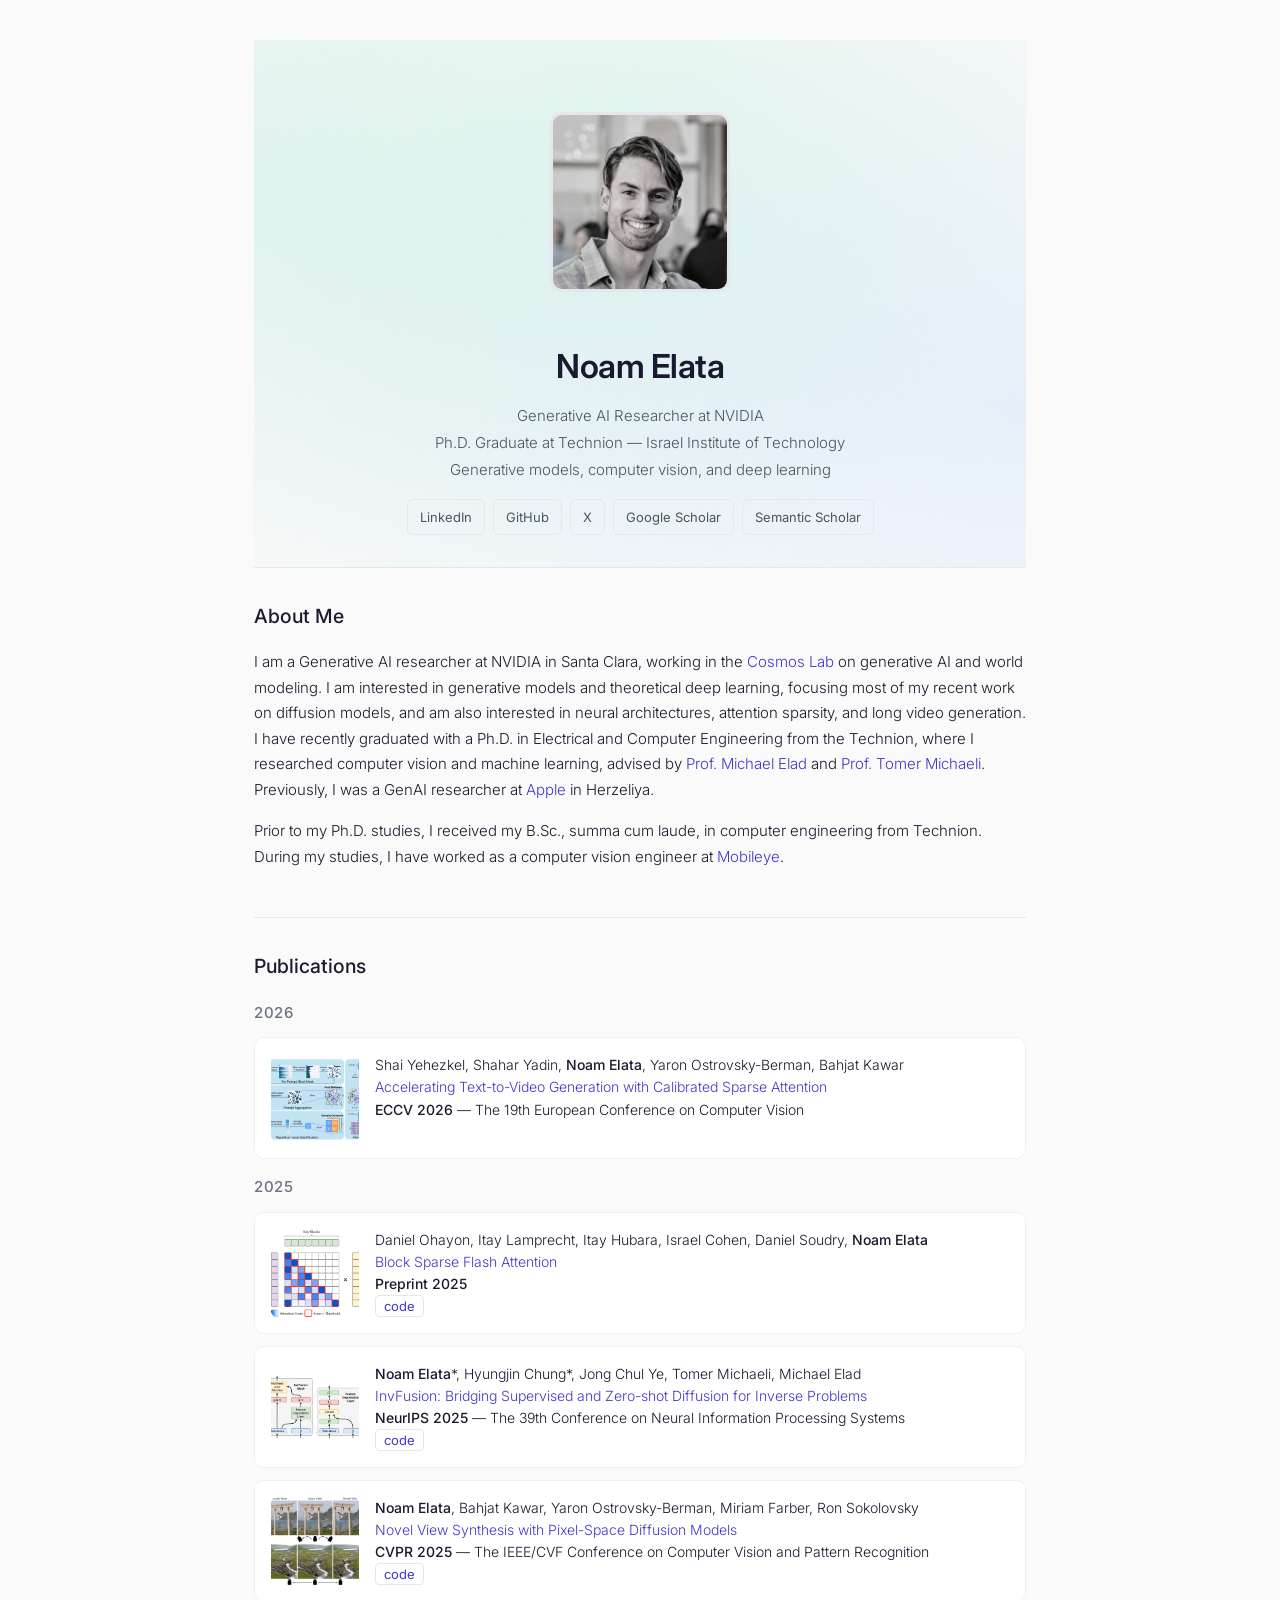
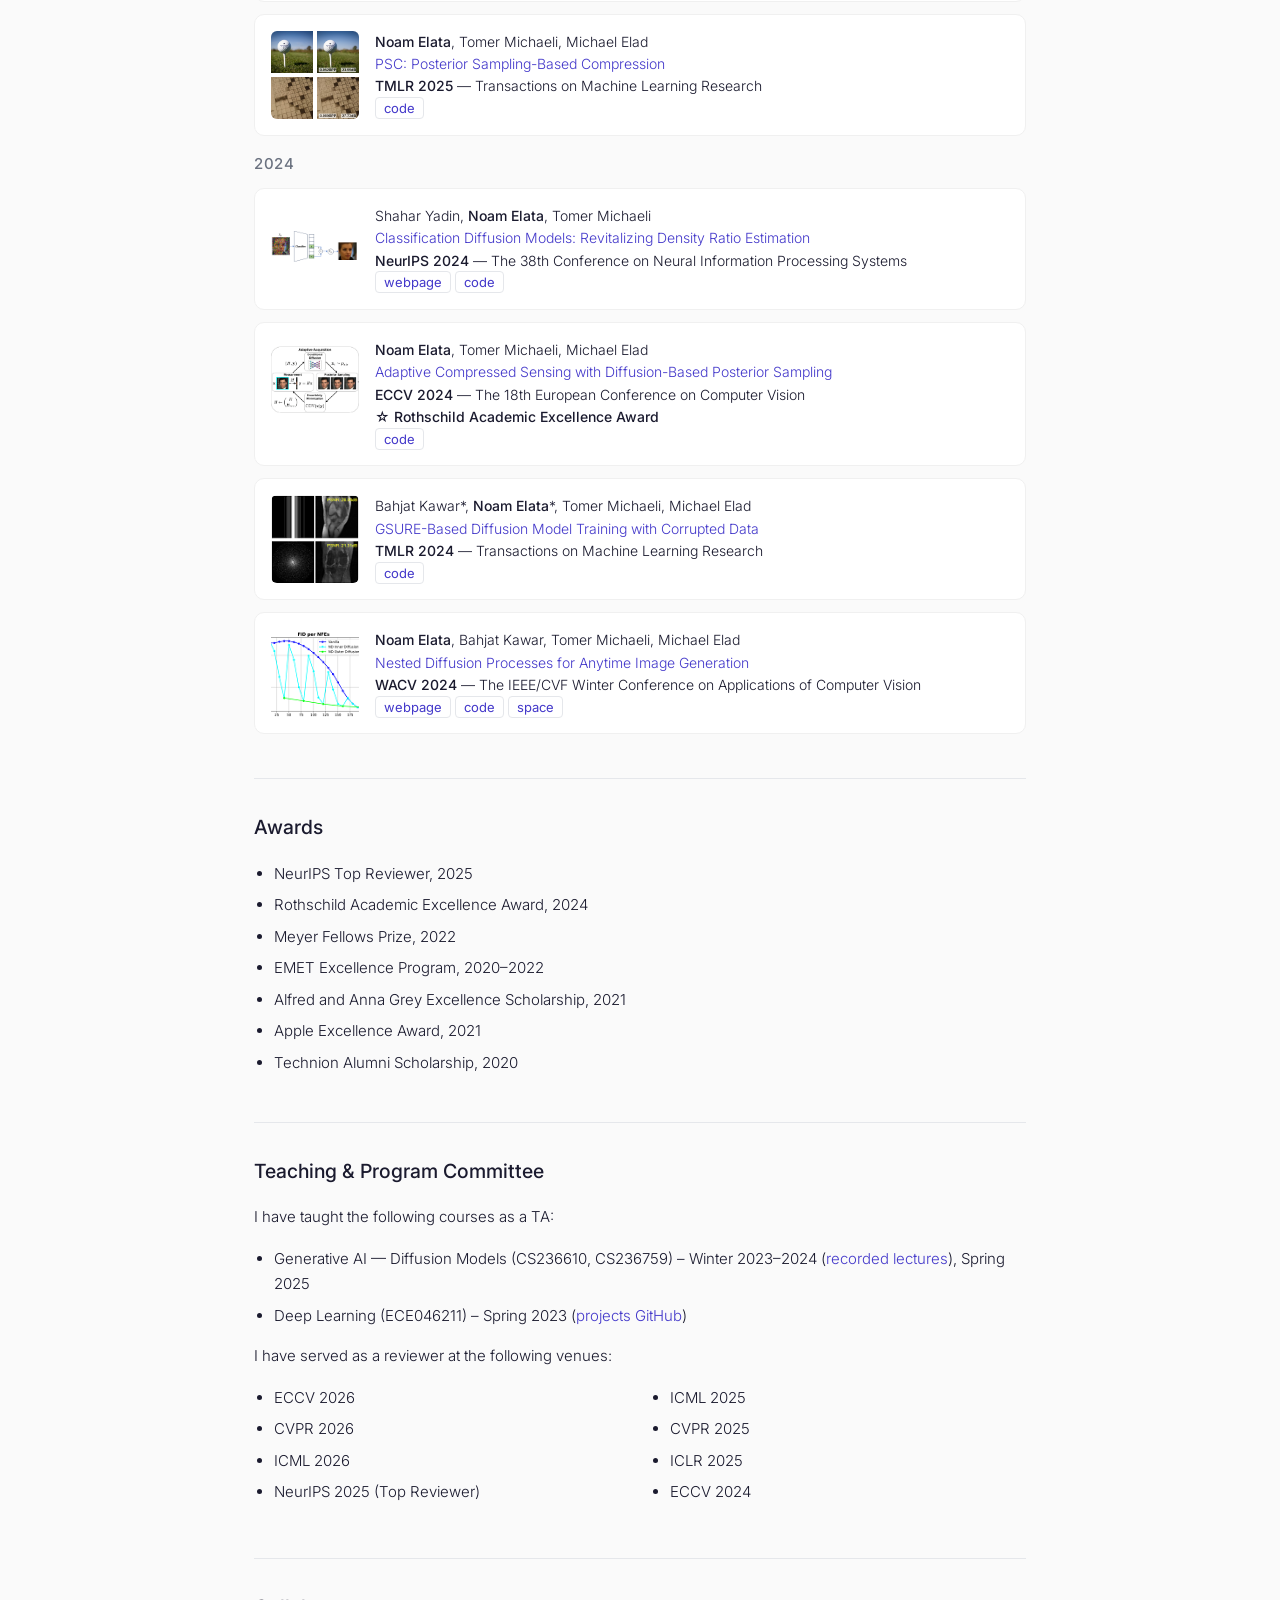
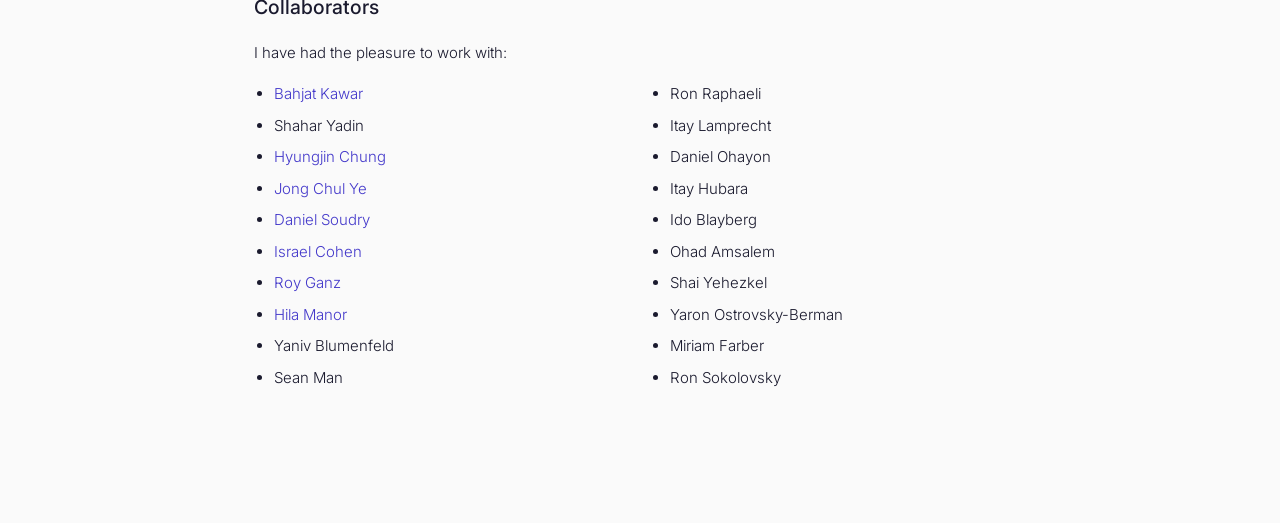
<file: index.html>
<html>
<head>
<title>Noam Elata</title>
<meta name="viewport" content="width=device-width, initial-scale=1.0">
<meta name="google-site-verification" content="QjLkUt7GRHvXWyLqRw7NZ7MW0-3BEg5TfF4bl-kxZB0" />
<link rel="preconnect" href="https://fonts.googleapis.com">
<link rel="preconnect" href="https://fonts.gstatic.com" crossorigin>
<link href="https://fonts.googleapis.com/css2?family=Inter:wght@300;400;500;600&display=swap" rel="stylesheet">

<!-- Remove the line below to disable animations -->
<link rel="stylesheet" href="animations.css">

<style type="text/css">
* {
    box-sizing: border-box;
}

body {
    margin: 0;
    padding: 0;
    background: #fafafa;
    color: #1a1a2e;
    scroll-behavior: smooth;
}

.content {
    max-width: 820px;
    margin: 0 auto;
    padding: 40px 24px 80px;
    text-align: left;
    font-family: 'Inter', -apple-system, BlinkMacSystemFont, sans-serif;
    font-weight: 300;
    font-size: 15px;
    line-height: 1.7;
}

h1 {
    font-weight: 600;
    font-size: 2.2em;
    margin-bottom: 8px;
    letter-spacing: -0.5px;
    color: #1a1a2e;
}

h2 {
    font-weight: 500;
    font-size: 1.3em;
    margin-top: 0;
    margin-bottom: 16px;
    color: #1a1a2e;
}

h3 {
    font-weight: 500;
    font-size: 1em;
    color: #6b7280;
    margin-bottom: 12px;
    text-transform: uppercase;
    letter-spacing: 0.5px;
}

p {
    margin-bottom: 16px;
}

/* Hero section */
.hero {
    text-align: center;
    padding: 48px 0 32px;
}

.subtitle {
    color: #4b5563;
    font-size: 15px;
    line-height: 1.8;
}

/* Profile image */
.profile-img {
    width: 180px;
    height: 180px;
    border-radius: 12px;
    object-fit: cover;
    margin: 24px 0;
    border: 3px solid #e5e7eb;
}

/* Social links */
.social-links {
    margin-top: 16px;
    display: flex;
    justify-content: center;
    gap: 8px;
    flex-wrap: wrap;
}

.social-links a {
    color: #4b5563;
    text-decoration: none;
    font-size: 13px;
    font-weight: 400;
    padding: 6px 12px;
    border-radius: 6px;
    border: 1px solid #e5e7eb;
    transition: color 0.2s, border-color 0.2s, background 0.2s;
}

.social-links a:hover {
    color: #7c3aed;
    border-color: #7c3aed;
    background: rgba(124, 58, 237, 0.04);
}

/* Sections */
.section {
    padding: 32px 0;
    border-top: 1px solid #e5e7eb;
}

/* Links */
a.lnk {
    color: #4338ca;
    text-decoration: none;
}

a.lnk:hover {
    color: #7c3aed;
}

/* Publication cards */
.pub-card {
    display: flex;
    align-items: flex-start;
    gap: 16px;
    padding: 16px;
    margin-bottom: 12px;
    border-radius: 10px;
    background: #ffffff;
    border: 1px solid #f0f0f0;
}

.pub-card img {
    width: 88px;
    height: 88px;
    border-radius: 6px;
    object-fit: cover;
    flex-shrink: 0;
}

.pub-card .pub-info {
    font-size: 14px;
    line-height: 1.6;
}

.pub-card .pub-info b {
    font-weight: 500;
}

.pub-card .pub-venue {
    font-weight: 500;
}

.pub-card .pub-links a {
    font-size: 13px;
    font-weight: 400;
    color: #4338ca;
    text-decoration: none;
    padding: 2px 8px;
    border-radius: 4px;
    border: 1px solid #e5e7eb;
    margin-right: 4px;
}

.pub-card .pub-links a:hover {
    border-color: #7c3aed;
    background: rgba(124, 58, 237, 0.04);
}

/* Awards & lists */
ul {
    padding-left: 20px;
}

li {
    margin-bottom: 6px;
}

/* Collaborators multi-column */
.collab-list {
    columns: 2;
    column-gap: 40px;
    padding-left: 20px;
}

.collab-list li {
    break-inside: avoid;
}

/* Responsive */
@media only screen and (max-width: 640px) {
    .hero { padding: 24px 0 16px; }
    .profile-img { width: 140px; height: 140px; }
    .pub-card { flex-direction: column; align-items: center; text-align: center; }
    .pub-card img { width: 140px; height: 140px; }
    .collab-list { columns: 1; }
    h1 { font-size: 1.8em; }
}
</style>
</head>
<body>
<div class="content">

    <div class="hero">
        <img src="profile/Noam.jpg" class="profile-img" alt="Noam Elata" />
        <h1>Noam Elata</h1>
        <div class="subtitle">
            Generative AI Researcher at NVIDIA<br />
            Ph.D. Graduate at Technion &mdash; Israel Institute of Technology<br />
            Generative models, computer vision, and deep learning
        </div>
        <div class="social-links">
            <a href="https://www.linkedin.com/in/noamelata">LinkedIn</a>
            <a href="https://github.com/noamelata">GitHub</a>
            <a href="https://x.com/noamelata">X</a>
            <a href="https://scholar.google.com/citations?user=88l-2DcAAAAJ">Google Scholar</a>
            <a href="https://www.semanticscholar.org/author/Noam-Elata/2218362804">Semantic Scholar</a>
        </div>
    </div>

    <div class="section" id="about">
        <h2>About Me</h2>
        <p>
            I am a Generative AI researcher at NVIDIA in Santa Clara, working in the <a class="lnk" href="https://research.nvidia.com/labs/cosmos-lab/">Cosmos Lab</a> on generative AI and world modeling. I am interested in generative models and theoretical deep learning, focusing most of my recent work on diffusion models, and am also interested in neural architectures, attention sparsity, and long video generation. I have recently graduated with a Ph.D. in Electrical and Computer Engineering from the Technion, where I researched computer vision and machine learning, advised by <a class="lnk" href="https://elad.cs.technion.ac.il/">Prof. Michael Elad</a> and <a class="lnk" href="https://tomer.net.technion.ac.il/">Prof. Tomer Michaeli</a>. Previously, I was a GenAI researcher at <a class="lnk" href="https://www.apple.com/">Apple</a> in Herzeliya.
        </p>
        <p>
            Prior to my Ph.D. studies, I received my B.Sc., summa cum laude, in computer engineering from Technion. During my studies, I have worked as a computer vision engineer at <a class="lnk" href="https://www.mobileye.com/">Mobileye</a>.
        </p>
    </div>

    <div class="section" id="pub">
        <h2>Publications</h2>

        <h3>2026</h3>
        <div class="pub-card">
            <img src="figures/CalibAtt.png" alt="CalibAtt" />
            <div class="pub-info">
                Shai Yehezkel, Shahar Yadin, <b>Noam Elata</b>, Yaron Ostrovsky-Berman, Bahjat Kawar<br />
                <a class="lnk" href="https://arxiv.org/abs/2603.05503">Accelerating Text-to-Video Generation with Calibrated Sparse Attention</a><br />
                <span class="pub-venue">ECCV 2026</span> &mdash; The 19th European Conference on Computer Vision<br />
            </div>
        </div>

        <h3>2025</h3>
        <div class="pub-card">
            <img src="figures/BSFA.png" alt="BSFA" />
            <div class="pub-info">
                Daniel Ohayon, Itay Lamprecht, Itay Hubara, Israel Cohen, Daniel Soudry, <b>Noam Elata</b><br />
                <a class="lnk" href="https://arxiv.org/abs/2512.07011">Block Sparse Flash Attention</a><br />
                <span class="pub-venue">Preprint 2025</span><br />
                <span class="pub-links"><a href="https://github.com/Danielohayon/Block-Sparse-Flash-Attention">code</a></span>
            </div>
        </div>

        <div class="pub-card">
            <img src="figures/InvFusion.png" alt="InvFusion" />
            <div class="pub-info">
                <b>Noam Elata</b>*, Hyungjin Chung*, Jong Chul Ye, Tomer Michaeli, Michael Elad<br />
                <a class="lnk" href="https://arxiv.org/abs/2504.01689">InvFusion: Bridging Supervised and Zero-shot Diffusion for Inverse Problems</a><br />
                <span class="pub-venue">NeurIPS 2025</span> &mdash; The 39th Conference on Neural Information Processing Systems<br />
                <span class="pub-links"><a href="https://github.com/noamelata/InvFusion">code</a></span>
            </div>
        </div>

        <div class="pub-card">
            <img src="figures/VIVID-icon.png" alt="VIVID" />
            <div class="pub-info">
                <b>Noam Elata</b>, Bahjat Kawar, Yaron Ostrovsky-Berman, Miriam Farber, Ron Sokolovsky<br />
                <a class="lnk" href="https://arxiv.org/abs/2411.07765">Novel View Synthesis with Pixel-Space Diffusion Models</a><br />
                <span class="pub-venue">CVPR 2025</span> &mdash; The IEEE/CVF Conference on Computer Vision and Pattern Recognition<br />
                <span class="pub-links"><a href="https://github.com/apple/ml-vivid">code</a></span>
            </div>
        </div>

        <div class="pub-card">
            <img src="figures/compression-icon.png" alt="PSC" />
            <div class="pub-info">
                <b>Noam Elata</b>, Tomer Michaeli, Michael Elad<br />
                <a class="lnk" href="https://arxiv.org/abs/2407.09896">PSC: Posterior Sampling-Based Compression</a><br />
                <span class="pub-venue">TMLR 2025</span> &mdash; Transactions on Machine Learning Research<br />
                <span class="pub-links"><a href="https://github.com/noamelata/PSC">code</a></span>
            </div>
        </div>

        <h3>2024</h3>
        <div class="pub-card">
            <img src="figures/CDM.png" alt="CDM" />
            <div class="pub-info">
                Shahar Yadin, <b>Noam Elata</b>, Tomer Michaeli<br />
                <a class="lnk" href="https://arxiv.org/abs/2402.10095">Classification Diffusion Models: Revitalizing Density Ratio Estimation</a><br />
                <span class="pub-venue">NeurIPS 2024</span> &mdash; The 38th Conference on Neural Information Processing Systems<br />
                <span class="pub-links"><a href="https://shaharyadin.github.io/CDM/">webpage</a><a href="https://github.com/shaharYadin/CDM">code</a></span>
            </div>
        </div>

        <div class="pub-card">
            <img src="figures/AdaSense-Diagram.png" alt="AdaSense" />
            <div class="pub-info">
                <b>Noam Elata</b>, Tomer Michaeli, Michael Elad<br />
                <a class="lnk" href="https://arxiv.org/abs/2407.08256">Adaptive Compressed Sensing with Diffusion-Based Posterior Sampling</a><br />
                <span class="pub-venue">ECCV 2024</span> &mdash; The 18th European Conference on Computer Vision<br />
                <b>&star; Rothschild Academic Excellence Award</b><br />
                <span class="pub-links"><a href="https://github.com/noamelata/AdaSense">code</a></span>
            </div>
        </div>

        <div class="pub-card">
            <img src="figures/gsure.png" alt="GSURE" />
            <div class="pub-info">
                Bahjat Kawar*, <b>Noam Elata</b>*, Tomer Michaeli, Michael Elad<br />
                <a class="lnk" href="https://arxiv.org/abs/2305.13128">GSURE-Based Diffusion Model Training with Corrupted Data</a><br />
                <span class="pub-venue">TMLR 2024</span> &mdash; Transactions on Machine Learning Research<br />
                <span class="pub-links"><a href="https://github.com/bahjat-kawar/gsure-diffusion">code</a></span>
            </div>
        </div>

        <div class="pub-card">
            <img src="figures/nested.png" alt="Nested Diffusion" />
            <div class="pub-info">
                <b>Noam Elata</b>, Bahjat Kawar, Tomer Michaeli, Michael Elad<br />
                <a class="lnk" href="https://arxiv.org/abs/2305.19066">Nested Diffusion Processes for Anytime Image Generation</a><br />
                <span class="pub-venue">WACV 2024</span> &mdash; The IEEE/CVF Winter Conference on Applications of Computer Vision<br />
                <span class="pub-links"><a href="https://noamelata.github.io/NestedDiffusion">webpage</a><a href="https://github.com/noamelata/NestedDiffusion">code</a><a href="https://huggingface.co/spaces/noamelata/Nested-Diffusion">space</a></span>
            </div>
        </div>
    </div>

    <div class="section" id="awards">
        <h2>Awards</h2>
        <ul>
            <li>NeurIPS Top Reviewer, 2025</li>
            <li>Rothschild Academic Excellence Award, 2024</li>
            <li>Meyer Fellows Prize, 2022</li>
            <li>EMET Excellence Program, 2020&ndash;2022</li>
            <li>Alfred and Anna Grey Excellence Scholarship, 2021</li>
            <li>Apple Excellence Award, 2021</li>
            <li>Technion Alumni Scholarship, 2020</li>
        </ul>
    </div>

    <div class="section" id="teach">
        <h2>Teaching &amp; Program Committee</h2>
        <p>I have taught the following courses as a TA:</p>
        <ul>
            <li>Generative AI &mdash; Diffusion Models (CS236610, CS236759) &ndash; Winter 2023&ndash;2024 (<a class="lnk" href="https://www.youtube.com/playlist?list=PL0H3pMD88m8XPBlWoWGyal45MtnwKLSkQ">recorded lectures</a>), Spring 2025</li>
            <li>Deep Learning (ECE046211) &ndash; Spring 2023 (<a class="lnk" href="https://taldatech.github.io/ee046211-deep-learning/">projects GitHub</a>)</li>
        </ul>
        <p>I have served as a reviewer at the following venues:</p>
        <ul class="collab-list">
            <li>ECCV 2026</li>
            <li>CVPR 2026</li>
            <li>ICML 2026</li>
            <li>NeurIPS 2025 (Top Reviewer)</li>
            <li>ICML 2025</li>
            <li>CVPR 2025</li>
            <li>ICLR 2025</li>
            <li>ECCV 2024</li>
        </ul>
    </div>

    <div class="section" id="colab">
        <h2>Collaborators</h2>
        <p>I have had the pleasure to work with:</p>
        <ul class="collab-list">
            <li><a class="lnk" href="https://bahjat-kawar.github.io/">Bahjat Kawar</a></li>
            <li>Shahar Yadin</li>
            <li><a class="lnk" href="https://www.hj-chung.com/">Hyungjin Chung</a></li>
            <li><a class="lnk" href="https://bispl.kaist.ac.kr/">Jong Chul Ye</a></li>
            <li><a class="lnk" href="https://soudry.github.io/">Daniel Soudry</a></li>
            <li><a class="lnk" href="https://webee.technion.ac.il/people/israelc/">Israel Cohen</a></li>
            <li><a class="lnk" href="https://royg27.github.io/">Roy Ganz</a></li>
            <li><a class="lnk" href="https://hilamanor.github.io/">Hila Manor</a></li>
            <li>Yaniv Blumenfeld</li>
            <li>Sean Man</li>
            <li>Ron Raphaeli</li>
            <li>Itay Lamprecht</li>
            <li>Daniel Ohayon</li>
            <li>Itay Hubara</li>
            <li>Ido Blayberg</li>
            <li>Ohad Amsalem</li>
            <li>Shai Yehezkel</li>
            <li>Yaron Ostrovsky-Berman</li>
            <li>Miriam Farber</li>
            <li>Ron Sokolovsky</li>
        </ul>
    </div>

</div>

<script>
// Scroll-triggered fade-in for sections (only active if animations.css is loaded)
document.addEventListener('DOMContentLoaded', function() {
    var sections = document.querySelectorAll('.section');
    var observer = new IntersectionObserver(function(entries) {
        entries.forEach(function(entry) {
            if (entry.isIntersecting) {
                entry.target.classList.add('visible');
            }
        });
    }, { threshold: 0.1 });
    sections.forEach(function(s) { observer.observe(s); });
});
</script>
</body>
</html>
</file>
<file: animations.css>
/* Optional animations — remove the <link> to this file to disable all motion */

/* Diffusion-inspired animated gradient behind the header */
.hero {
    position: relative;
    overflow: hidden;
}

.hero::before {
    content: '';
    position: absolute;
    top: -50%;
    left: -50%;
    width: 200%;
    height: 200%;
    background: radial-gradient(ellipse at 25% 40%, rgba(56, 189, 168, 0.12) 0%, transparent 50%),
                radial-gradient(ellipse at 75% 60%, rgba(59, 150, 246, 0.1) 0%, transparent 50%),
                radial-gradient(ellipse at 50% 25%, rgba(134, 239, 172, 0.08) 0%, transparent 50%);
    animation: diffusion 10s ease-in-out infinite alternate;
    z-index: -1;
    pointer-events: none;
}

@keyframes diffusion {
    0% {
        transform: translate(0, 0) scale(1);
        opacity: 0.75;
    }
    25% {
        transform: translate(3%, -2%) scale(1.03);
        opacity: 1;
    }
    50% {
        transform: translate(-2%, 3%) scale(0.97);
        opacity: 0.85;
    }
    75% {
        transform: translate(3%, 1%) scale(1.02);
        opacity: 1;
    }
    100% {
        transform: translate(-1%, -2%) scale(1.01);
        opacity: 0.8;
    }
}

/* Subtle noise texture overlay on hero — evokes denoising */
.hero::after {
    content: '';
    position: absolute;
    inset: 0;
    background-image: url("data:image/svg+xml,%3Csvg viewBox='0 0 256 256' xmlns='http://www.w3.org/2000/svg'%3E%3Cfilter id='noise'%3E%3CfeTurbulence type='fractalNoise' baseFrequency='0.9' numOctaves='3' stitchTiles='stitch'/%3E%3C/filter%3E%3Crect width='100%25' height='100%25' filter='url(%23noise)' opacity='0.015'/%3E%3C/svg%3E");
    pointer-events: none;
    z-index: -1;
}

/* Fade-in on scroll for sections */
.section {
    opacity: 0;
    transform: translateY(16px);
    transition: opacity 0.6s ease, transform 0.6s ease;
}

.section.visible {
    opacity: 1;
    transform: translateY(0);
}

/* Publication card hover lift */
.pub-card {
    transition: transform 0.2s ease, box-shadow 0.2s ease;
}

.pub-card:hover {
    transform: translateY(-2px);
    box-shadow: 0 4px 16px rgba(0, 0, 0, 0.08);
}

/* Profile image — no animation */

/* Link underline grow animation */
a.lnk {
    background-image: linear-gradient(rgba(139, 92, 246, 0.3), rgba(139, 92, 246, 0.3));
    background-size: 0% 1px;
    background-position: 0 100%;
    background-repeat: no-repeat;
    transition: background-size 0.3s ease;
}

a.lnk:hover {
    background-size: 100% 1px;
}
</file>
